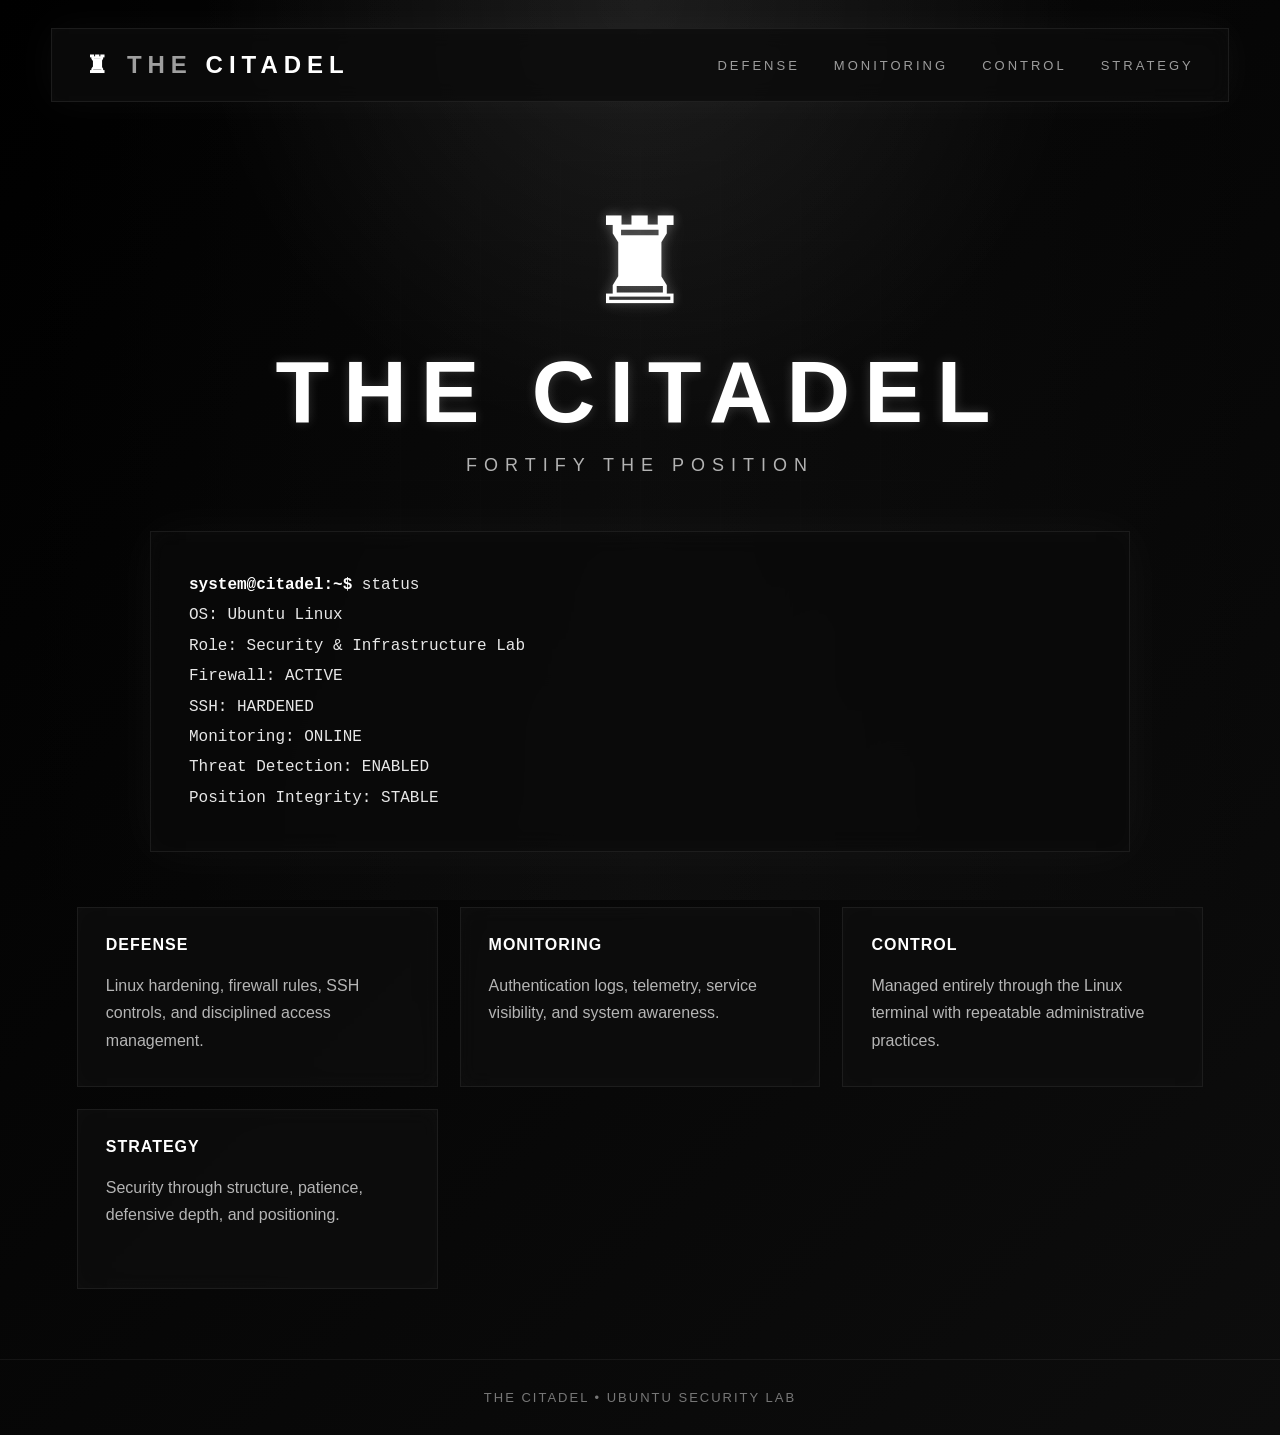
<file: website-archive/index.html>
<!DOCTYPE html>
<html lang="en">
<head>
<meta charset="UTF-8">
<meta name="viewport" content="width=device-width, initial-scale=1.0">
<title>The Citadel</title>

<style>

* {
    margin: 0;
    padding: 0;
    box-sizing: border-box;
}

body {
    background:
        linear-gradient(135deg, #000000 0%, #050505 40%, #0d0d0d 100%);
    color: #ffffff;
    font-family: "Segoe UI", Arial, sans-serif;
    overflow-x: hidden;
    min-height: 100vh;
}

/* Luxury ambient lighting */

body::before {
    content: "";
    position: fixed;
    inset: 0;

    background:
        radial-gradient(circle at top center,
        rgba(255,255,255,0.08),
        transparent 40%),

        linear-gradient(
        90deg,
        transparent 0%,
        rgba(255,255,255,0.03) 50%,
        transparent 100%);

    z-index: -2;
}

/* Subtle tactical grid */

body::after {
    content: "";
    position: fixed;
    inset: 0;

    background-image:
        linear-gradient(rgba(255,255,255,0.03) 1px, transparent 1px),
        linear-gradient(90deg, rgba(255,255,255,0.03) 1px, transparent 1px);

    background-size: 80px 80px;

    mask-image: radial-gradient(circle at center,
    black 20%,
    transparent 80%);

    opacity: 0.35;

    z-index: -1;
}

nav {
    width: 92%;
    margin: 28px auto 0 auto;

    display: flex;
    justify-content: space-between;
    align-items: center;

    padding: 22px 34px;

    background: rgba(12,12,12,0.82);

    border: 1px solid rgba(255,255,255,0.08);

    backdrop-filter: blur(10px);

    box-shadow:
        0 0 40px rgba(255,255,255,0.04),
        inset 0 0 12px rgba(255,255,255,0.02);
}

.logo {
    font-size: 24px;
    letter-spacing: 6px;
    font-weight: 700;
}

.logo span {
    color: #9f9f9f;
}

.links {
    display: flex;
    gap: 34px;
}

.links div {
    color: #9d9d9d;
    font-size: 13px;
    letter-spacing: 3px;
    transition: 0.3s;
}

.links div:hover {
    color: white;
}

.hero {
    text-align: center;
    padding-top: 90px;
}

.rook {
    font-size: 120px;

    color: white;

    text-shadow:
        0 0 12px rgba(255,255,255,0.3),
        0 0 30px rgba(255,255,255,0.08);
}

h1 {
    font-size: 88px;
    letter-spacing: 14px;
    margin-top: 10px;
    font-weight: 900;

    color: white;

    text-shadow:
        0 0 12px rgba(255,255,255,0.18);
}

.tagline {
    margin-top: 12px;

    color: #b3b3b3;

    letter-spacing: 7px;

    font-size: 18px;
}

.panel {
    width: 82%;
    max-width: 980px;

    margin: 55px auto;

    background: rgba(10,10,10,0.75);

    border: 1px solid rgba(255,255,255,0.08);

    padding: 38px;

    backdrop-filter: blur(12px);

    box-shadow:
        0 0 50px rgba(255,255,255,0.04),
        inset 0 0 25px rgba(255,255,255,0.02);
}

.terminal {
    font-family: monospace;

    color: #e7e7e7;

    line-height: 1.9;

    font-size: 16px;

    text-align: left;
}

.prompt {
    color: #ffffff;
    font-weight: bold;
}

.grid {
    width: 88%;

    margin: 0 auto 70px auto;

    display: grid;

    grid-template-columns: repeat(auto-fit, minmax(320px, 1fr));

    gap: 22px;
}

.card {
    min-height: 180px;

    padding: 28px;

    background: rgba(14,14,14,0.84);

    border: 1px solid rgba(255,255,255,0.07);

    transition: 0.3s;

    backdrop-filter: blur(10px);

    box-shadow:
        inset 0 0 20px rgba(255,255,255,0.02);
}

.card:hover {
    transform: translateY(-6px);

    border-color: rgba(255,255,255,0.18);

    box-shadow:
        0 0 30px rgba(255,255,255,0.05);
}

.card h3 {
    margin-bottom: 18px;

    letter-spacing: 1px;

    font-size: 16px;

    white-space: nowrap;
}

.card p {
    color: #b5b5b5;

    line-height: 1.7;
}

footer {
    text-align: center;

    padding: 30px;

    border-top: 1px solid rgba(255,255,255,0.06);

    color: #777;

    letter-spacing: 2px;

    font-size: 13px;
}

</style>
</head>

<body>

<nav>
    <div class="logo">♜ <span>THE</span> CITADEL</div>

    <div class="links">
        <div>DEFENSE</div>
        <div>MONITORING</div>
        <div>CONTROL</div>
        <div>STRATEGY</div>
    </div>
</nav>

<section class="hero">

    <div class="rook">♜</div>

    <h1>THE CITADEL</h1>

    <div class="tagline">
        FORTIFY THE POSITION
    </div>

</section>

<section class="panel">

    <div class="terminal">

        <p><span class="prompt">system@citadel:~$</span> status</p>

        <p>OS: Ubuntu Linux</p>

        <p>Role: Security & Infrastructure Lab</p>

        <p>Firewall: ACTIVE</p>

        <p>SSH: HARDENED</p>

        <p>Monitoring: ONLINE</p>

        <p>Threat Detection: ENABLED</p>

        <p>Position Integrity: STABLE</p>

    </div>

</section>

<section class="grid">

    <div class="card">
        <h3>DEFENSE</h3>
        <p>
            Linux hardening, firewall rules,
            SSH controls, and disciplined access management.
        </p>
    </div>

    <div class="card">
        <h3>MONITORING</h3>
        <p>
            Authentication logs, telemetry,
            service visibility, and system awareness.
        </p>
    </div>

    <div class="card">
        <h3>CONTROL</h3>
        <p>
            Managed entirely through the Linux terminal
            with repeatable administrative practices.
        </p>
    </div>

    <div class="card">
        <h3>STRATEGY</h3>
        <p>
            Security through structure,
            patience, defensive depth, and positioning.
        </p>
    </div>

</section>

<footer>
    THE CITADEL • UBUNTU SECURITY LAB
</footer>

</body>
</html>
</file>
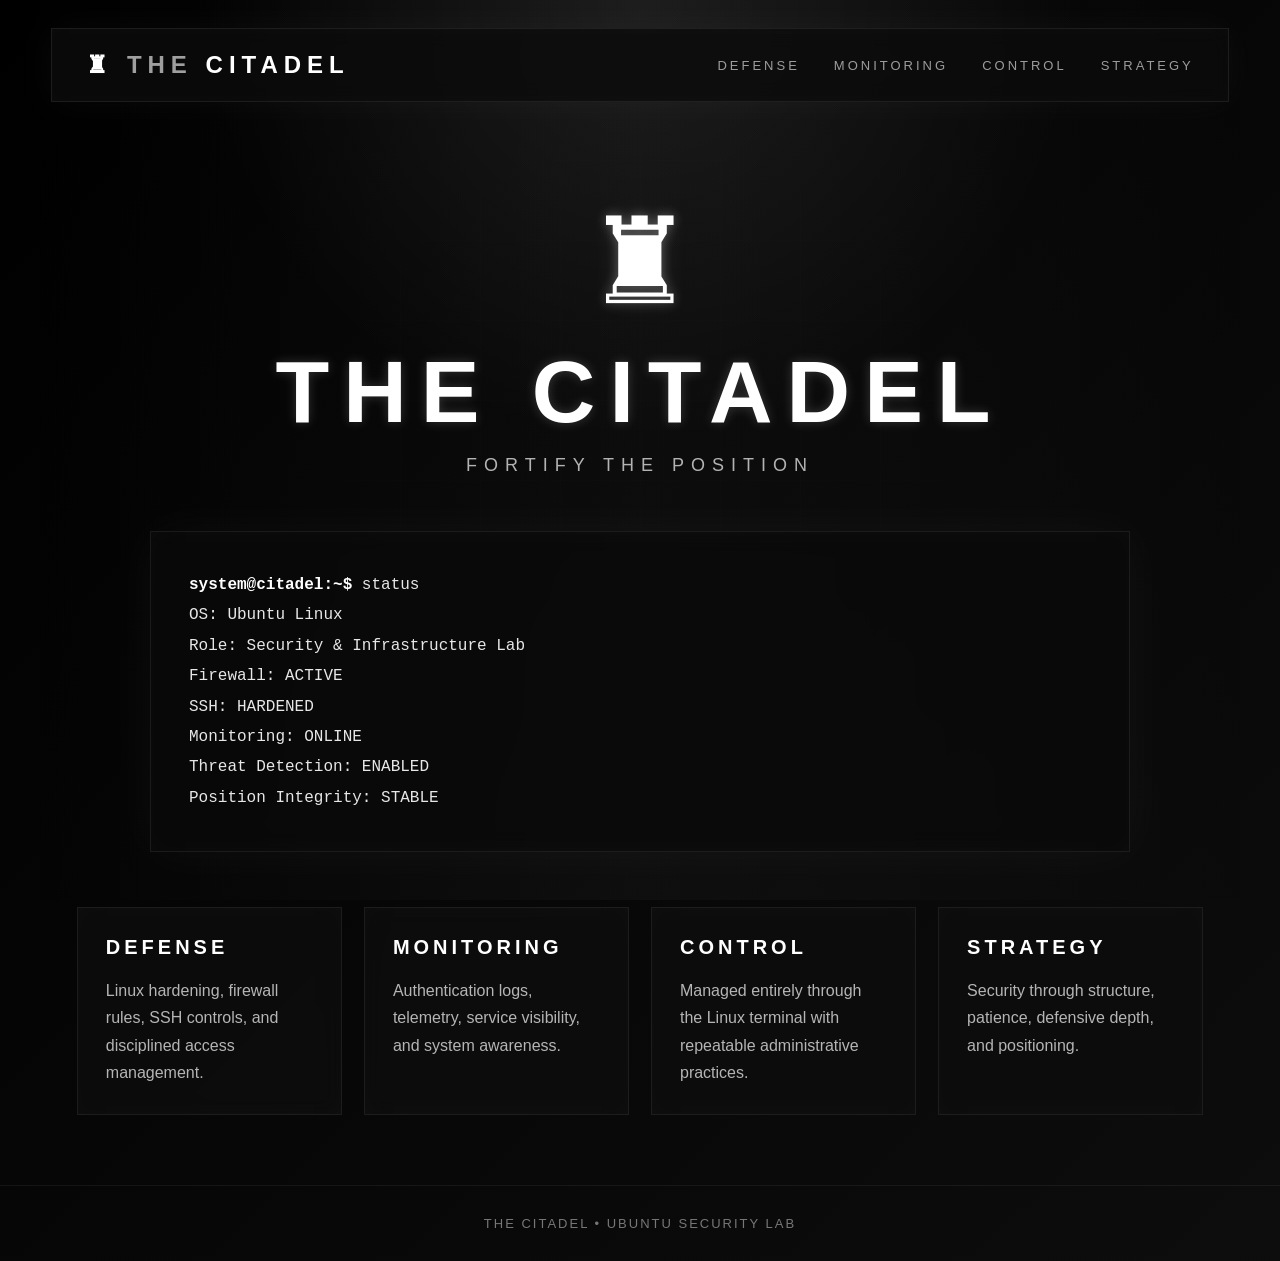
<file: website/index.html>
<!DOCTYPE html>
<html lang="en">
<head>
<meta charset="UTF-8">
<meta name="viewport" content="width=device-width, initial-scale=1.0">
<title>The Citadel</title>

<style>

* {
    margin: 0;
    padding: 0;
    box-sizing: border-box;
}

body {
    background:
        linear-gradient(135deg, #000000 0%, #050505 40%, #0d0d0d 100%);
    color: #ffffff;
    font-family: "Segoe UI", Arial, sans-serif;
    overflow-x: hidden;
    min-height: 100vh;
}

/* Luxury ambient lighting */

body::before {
    content: "";
    position: fixed;
    inset: 0;

    background:
        radial-gradient(circle at top center,
        rgba(255,255,255,0.08),
        transparent 40%),

        linear-gradient(
        90deg,
        transparent 0%,
        rgba(255,255,255,0.03) 50%,
        transparent 100%);

    z-index: -2;
}

/* Subtle tactical grid */

body::after {
    content: "";
    position: fixed;
    inset: 0;

    background-image:
        linear-gradient(rgba(255,255,255,0.03) 1px, transparent 1px),
        linear-gradient(90deg, rgba(255,255,255,0.03) 1px, transparent 1px);

    background-size: 80px 80px;

    mask-image: radial-gradient(circle at center,
    black 20%,
    transparent 80%);

    opacity: 0.35;

    z-index: -1;
}

nav {
    width: 92%;
    margin: 28px auto 0 auto;

    display: flex;
    justify-content: space-between;
    align-items: center;

    padding: 22px 34px;

    background: rgba(12,12,12,0.82);

    border: 1px solid rgba(255,255,255,0.08);

    backdrop-filter: blur(10px);

    box-shadow:
        0 0 40px rgba(255,255,255,0.04),
        inset 0 0 12px rgba(255,255,255,0.02);
}

.logo {
    font-size: 24px;
    letter-spacing: 6px;
    font-weight: 700;
}

.logo span {
    color: #9f9f9f;
}

.links {
    display: flex;
    gap: 34px;
}

.links div {
    color: #9d9d9d;
    font-size: 13px;
    letter-spacing: 3px;
    transition: 0.3s;
}

.links div:hover {
    color: white;
}

.hero {
    text-align: center;
    padding-top: 90px;
}

.rook {
    font-size: 120px;

    color: white;

    text-shadow:
        0 0 12px rgba(255,255,255,0.3),
        0 0 30px rgba(255,255,255,0.08);
}

h1 {
    font-size: 88px;
    letter-spacing: 14px;
    margin-top: 10px;
    font-weight: 900;

    color: white;

    text-shadow:
        0 0 12px rgba(255,255,255,0.18);
}

.tagline {
    margin-top: 12px;

    color: #b3b3b3;

    letter-spacing: 7px;

    font-size: 18px;
}

.panel {
    width: 82%;
    max-width: 980px;

    margin: 55px auto;

    background: rgba(10,10,10,0.75);

    border: 1px solid rgba(255,255,255,0.08);

    padding: 38px;

    backdrop-filter: blur(12px);

    box-shadow:
        0 0 50px rgba(255,255,255,0.04),
        inset 0 0 25px rgba(255,255,255,0.02);
}

.terminal {
    font-family: monospace;

    color: #e7e7e7;

    line-height: 1.9;

    font-size: 16px;

    text-align: left;
}

.prompt {
    color: #ffffff;
    font-weight: bold;
}

.grid {
    width: 88%;

    margin: 0 auto 70px auto;

    display: grid;

    grid-template-columns: repeat(auto-fit, minmax(220px, 1fr));

    gap: 22px;
}

.card {
    min-height: 180px;

    padding: 28px;

    background: rgba(14,14,14,0.84);

    border: 1px solid rgba(255,255,255,0.07);

    transition: 0.3s;

    backdrop-filter: blur(10px);

    box-shadow:
        inset 0 0 20px rgba(255,255,255,0.02);
}

.card:hover {
    transform: translateY(-6px);

    border-color: rgba(255,255,255,0.18);

    box-shadow:
        0 0 30px rgba(255,255,255,0.05);
}

.card h3 {
    margin-bottom: 18px;

    letter-spacing: 4px;

    font-size: 20px;
}

.card p {
    color: #b5b5b5;

    line-height: 1.7;
}

footer {
    text-align: center;

    padding: 30px;

    border-top: 1px solid rgba(255,255,255,0.06);

    color: #777;

    letter-spacing: 2px;

    font-size: 13px;
}

</style>
</head>

<body>

<nav>
    <div class="logo">♜ <span>THE</span> CITADEL</div>

    <div class="links">
        <div>DEFENSE</div>
        <div>MONITORING</div>
        <div>CONTROL</div>
        <div>STRATEGY</div>
    </div>
</nav>

<section class="hero">

    <div class="rook">♜</div>

    <h1>THE CITADEL</h1>

    <div class="tagline">
        FORTIFY THE POSITION
    </div>

</section>

<section class="panel">

    <div class="terminal">

        <p><span class="prompt">system@citadel:~$</span> status</p>

        <p>OS: Ubuntu Linux</p>

        <p>Role: Security & Infrastructure Lab</p>

        <p>Firewall: ACTIVE</p>

        <p>SSH: HARDENED</p>

        <p>Monitoring: ONLINE</p>

        <p>Threat Detection: ENABLED</p>

        <p>Position Integrity: STABLE</p>

    </div>

</section>

<section class="grid">

    <div class="card">
        <h3>DEFENSE</h3>
        <p>
            Linux hardening, firewall rules,
            SSH controls, and disciplined access management.
        </p>
    </div>

    <div class="card">
        <h3>MONITORING</h3>
        <p>
            Authentication logs, telemetry,
            service visibility, and system awareness.
        </p>
    </div>

    <div class="card">
        <h3>CONTROL</h3>
        <p>
            Managed entirely through the Linux terminal
            with repeatable administrative practices.
        </p>
    </div>

    <div class="card">
        <h3>STRATEGY</h3>
        <p>
            Security through structure,
            patience, defensive depth, and positioning.
        </p>
    </div>

</section>

<footer>
    THE CITADEL • UBUNTU SECURITY LAB
</footer>

</body>
</html>
</file>
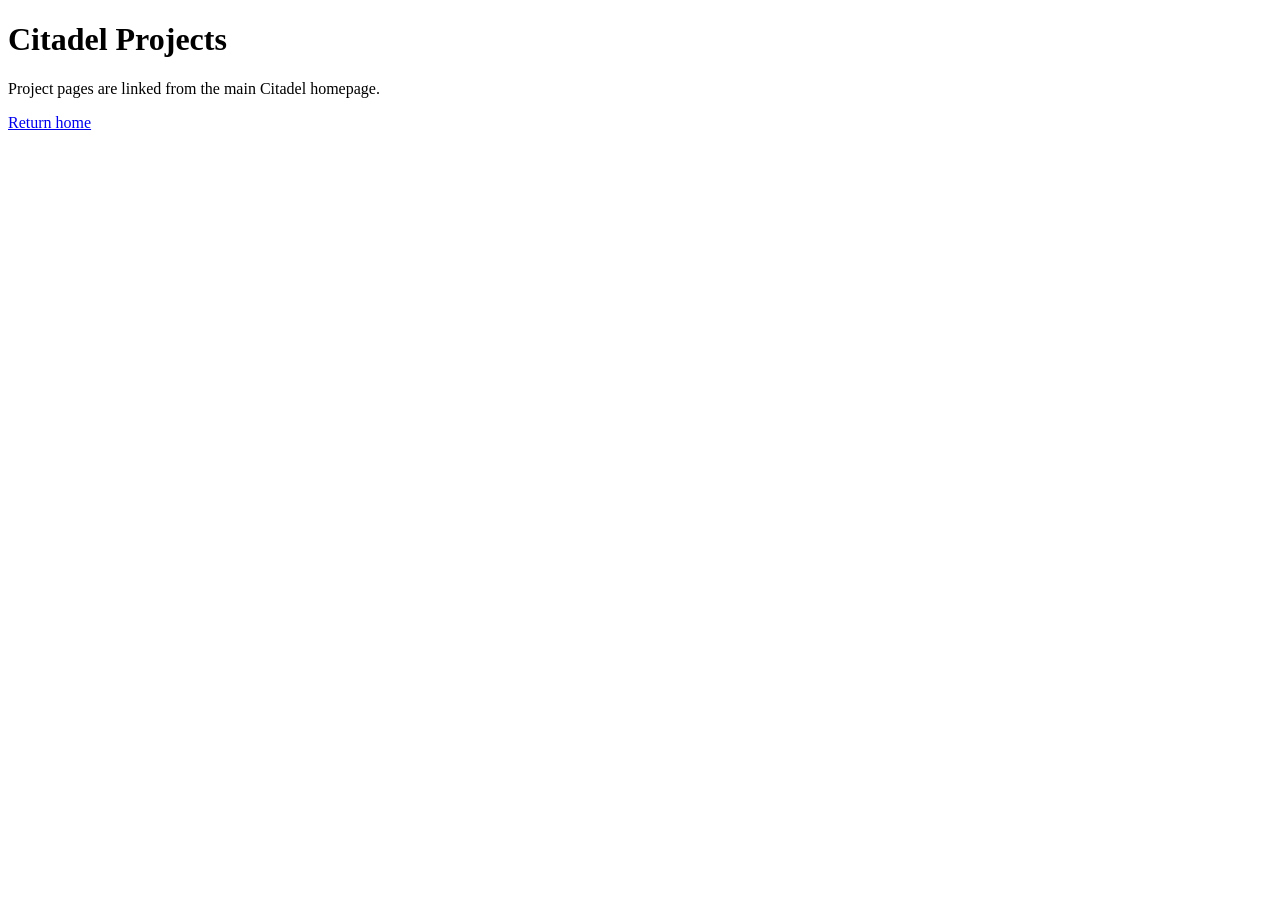
<file: docker-site/projects/index.html>
<!doctype html>
<html lang="en">
<head>
  <meta charset="utf-8">
  <title>Citadel Projects</title>
  <meta name="robots" content="noindex">
</head>
<body>
  <h1>Citadel Projects</h1>
  <p>Project pages are linked from the main Citadel homepage.</p>
  <p><a href="/">Return home</a></p>
</body>
</html>
</file>
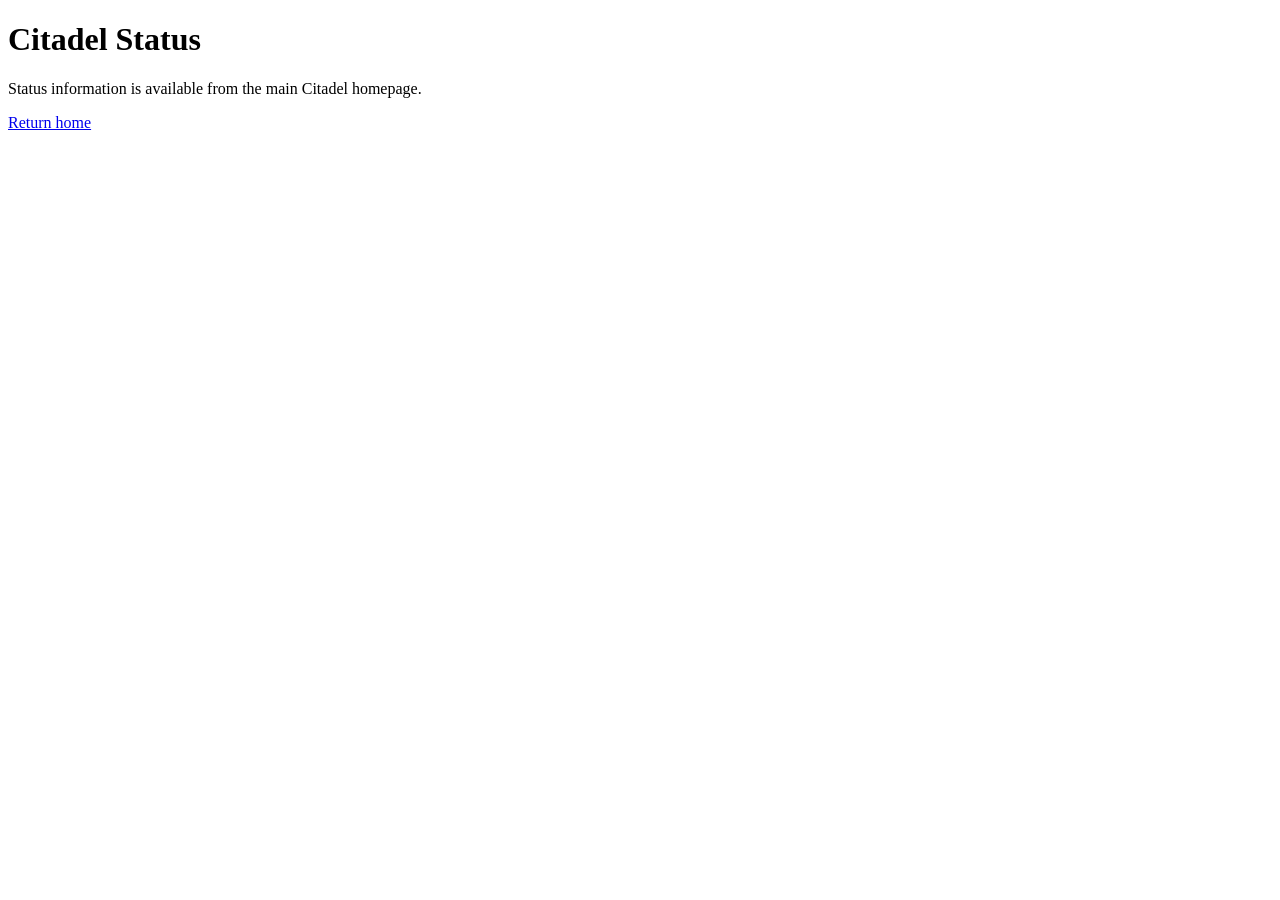
<file: docker-site/status/index.html>
<!doctype html>
<html lang="en">
<head>
  <meta charset="utf-8">
  <title>Citadel Status</title>
  <meta name="robots" content="noindex">
</head>
<body>
  <h1>Citadel Status</h1>
  <p>Status information is available from the main Citadel homepage.</p>
  <p><a href="/">Return home</a></p>
</body>
</html>
</file>
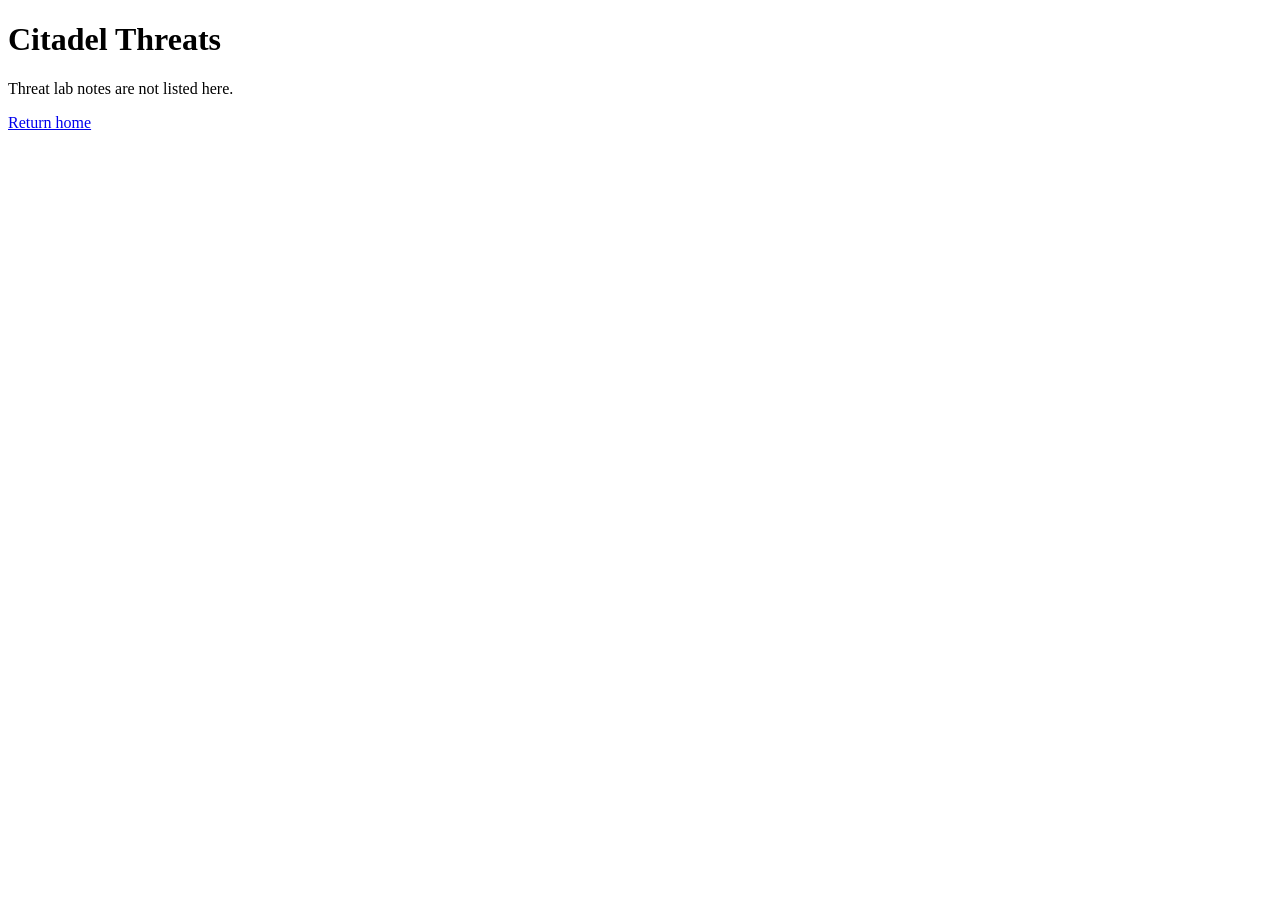
<file: docker-site/threats/index.html>
<!doctype html>
<html lang="en">
<head>
  <meta charset="utf-8">
  <title>Citadel Threats</title>
  <meta name="robots" content="noindex">
</head>
<body>
  <h1>Citadel Threats</h1>
  <p>Threat lab notes are not listed here.</p>
  <p><a href="/">Return home</a></p>
</body>
</html>
</file>
